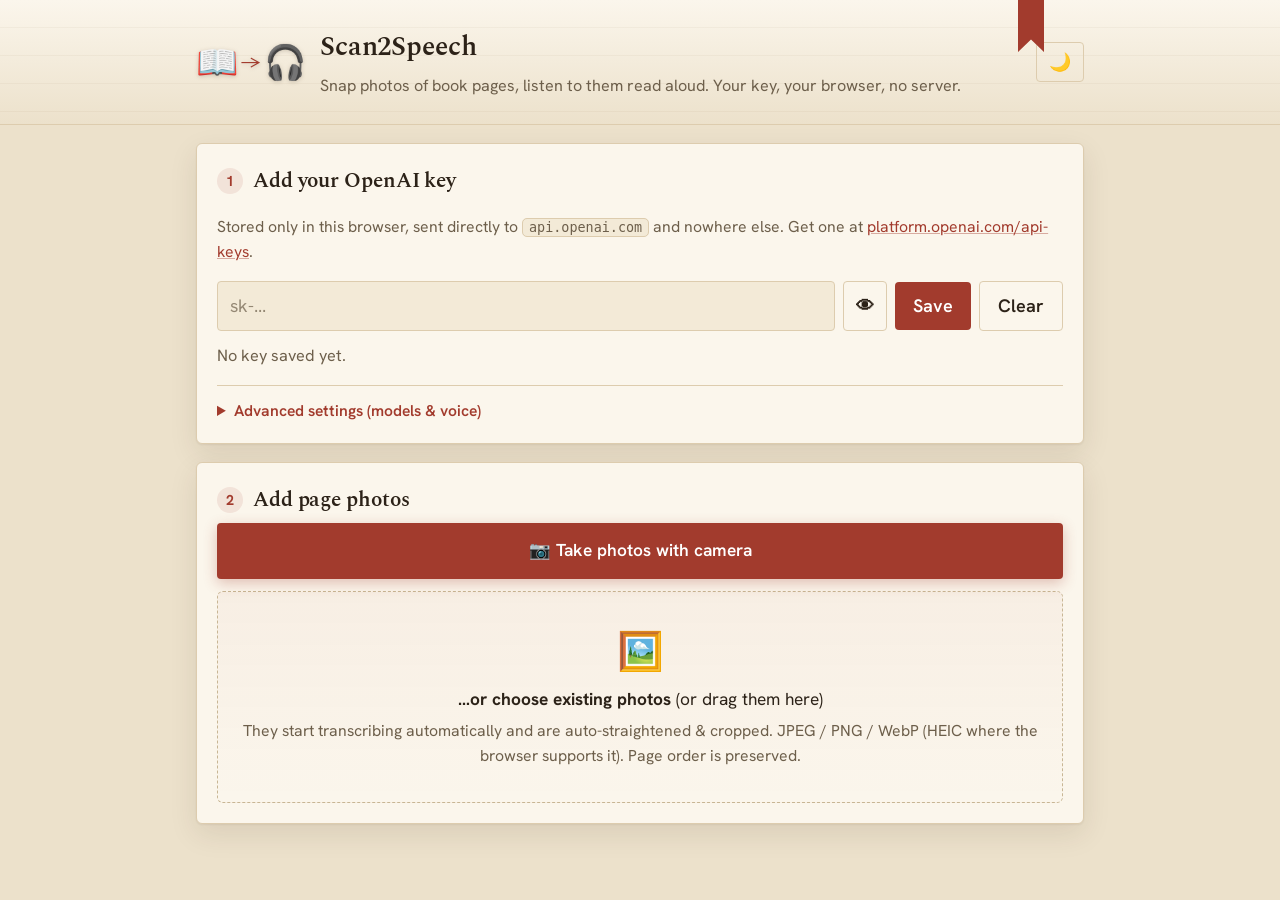
<file: index.html>
<!DOCTYPE html>
<html lang="en">
<head>
  <meta charset="UTF-8" />
  <meta name="viewport" content="width=device-width, initial-scale=1.0, viewport-fit=cover" />
  <meta name="color-scheme" content="light dark" />
  <title>Scan2Speech — photos of book pages → audio</title>
  <meta name="description" content="Turn photos of physical book pages into listenable audio with your own OpenAI API key. No server, no account — runs entirely in your browser." />
  <script>
    /* Resolve theme before paint: saved choice → else system preference. */
    (function () {
      try {
        var saved = localStorage.getItem('s2s-theme');
        var sys = matchMedia('(prefers-color-scheme: dark)').matches ? 'dark' : 'light';
        document.documentElement.setAttribute('data-theme', saved || sys);
      } catch (e) {}
    })();
  </script>
  <link rel="stylesheet" href="styles.css" />
</head>
<body>
  <header class="app-header">
    <div class="wrap header-inner">
      <div class="logo">📖<span class="logo-arrow">→</span>🎧</div>
      <div>
        <h1>Scan2Speech</h1>
        <p class="tagline">Snap photos of book pages, listen to them read aloud. Your key, your browser, no server.</p>
      </div>
      <span class="bookmark-ribbon" aria-hidden="true"></span>
      <button id="themeToggle" class="ghost icon theme-toggle" type="button" aria-label="Switch theme">🌙</button>
    </div>
  </header>

  <main class="wrap">
    <!-- ───────────────────────── API key ───────────────────────── -->
    <section class="card" id="keyCard">
      <div class="card-head">
        <span class="step">1</span>
        <h2>Add your OpenAI key</h2>
      </div>
      <p class="muted small">
        Stored only in this browser, sent directly to <code>api.openai.com</code> and nowhere else.
        Get one at <a href="https://platform.openai.com/api-keys" target="_blank" rel="noopener">platform.openai.com/api-keys</a>.
      </p>
      <div class="row">
        <input id="apiKey" type="password" placeholder="sk-..." autocomplete="off" spellcheck="false" />
        <button id="toggleKey" class="ghost icon" type="button" title="Show / hide" aria-label="Show or hide key">👁</button>
        <button id="saveKey" type="button">Save</button>
        <button id="clearKey" class="ghost" type="button">Clear</button>
      </div>
      <p id="keyStatus" class="status" aria-live="polite"></p>

      <details id="settings">
        <summary>Advanced settings (models &amp; voice)</summary>
        <div class="settings-grid">
          <label>Vision model
            <input id="visionModel" type="text" spellcheck="false" />
            <span class="hint">Any vision-capable chat model. <code>gpt-5.5</code> (default) tested most faithful on dense non-English pages; <code>gpt-4o</code>/<code>gpt-4.1</code> are good fallbacks. Avoid <code>-mini</code> (misreads).</span>
          </label>
          <label>Page language <span class="hint">(optional)</span>
            <input id="ocrLang" type="text" spellcheck="false" placeholder="e.g. Ukrainian — blank to auto-detect" />
            <span class="hint">A hint that sharpens transcription accuracy.</span>
          </label>
          <label>TTS model
            <select id="ttsModel">
              <option value="gpt-4o-mini-tts">gpt-4o-mini-tts (newest, steerable)</option>
              <option value="tts-1">tts-1 (fast)</option>
              <option value="tts-1-hd">tts-1-hd (higher quality)</option>
            </select>
            <input id="ttsModelCustom" type="text" spellcheck="false" placeholder="…or type a custom model id" />
          </label>
          <label>Voice
            <select id="voice"></select>
          </label>
          <label>Max characters per audio chunk
            <input id="maxChars" type="number" min="500" max="4000" step="100" />
            <span class="hint">Kept under the speech endpoint limit. Text is split on sentence boundaries.</span>
          </label>
          <label class="full">Voice instructions <span class="hint">(gpt-4o-mini-tts only)</span>
            <input id="ttsInstructions" type="text" placeholder="e.g. Read in a calm, clear narrator voice." />
          </label>
          <label class="full check"><input id="autoFix" type="checkbox" /> Auto-straighten &amp; crop new photos <span class="hint">(orient, deskew, trim to text)</span></label>
        </div>
      </details>
    </section>

    <!-- ───────────────────────── Upload ───────────────────────── -->
    <section class="card" id="uploadCard">
      <div class="card-head">
        <span class="step">2</span>
        <h2>Add page photos</h2>
      </div>
      <button id="cameraBtn" type="button" class="cam-open">📷 Take photos with camera</button>
      <div id="dropzone" class="dropzone" tabindex="0" role="button"
           aria-label="Add photos by clicking or dragging files here">
        <input id="fileInput" type="file" accept="image/*" multiple hidden />
        <div class="dz-inner">
          <div class="dz-icon">🖼️</div>
          <p class="dz-title"><strong>…or choose existing photos</strong> (or drag them here)</p>
          <p class="muted small">They start transcribing automatically and are auto-straightened &amp; cropped. JPEG / PNG / WebP (HEIC where the browser supports it). Page order is preserved.</p>
        </div>
      </div>
      <div class="batch-bar" id="batchActions" hidden>
        <div class="progress-track" id="progressWrap"><div class="progress-fill" id="progressFill"></div></div>
        <div class="batch-row">
          <span id="batchSummary" class="status"></span>
          <span class="batch-btns">
            <button id="generateAll" type="button">🎧 Convert all to audio</button>
            <button id="downloadAll" type="button" class="ghost">⬇ Download all</button>
            <button id="transcribeAll" type="button" class="ghost">Re-transcribe all</button>
            <button id="clearAll" type="button" class="ghost danger">Remove all</button>
          </span>
        </div>
      </div>
    </section>

    <!-- ───────────────────────── Pages ───────────────────────── -->
    <section id="pagesSection" hidden>
      <div class="card-head">
        <span class="step">3</span>
        <h2>Review &amp; listen</h2>
      </div>
      <p class="muted small">Edit any transcription before (or after) generating audio — OCR is good but not perfect. An error on one page never blocks the others.</p>
      <ol id="pages" class="pages"></ol>
    </section>

    <div class="footer-space"></div>
  </main>

  <!-- ───────────────────────── Camera ───────────────────────── -->
  <div id="cameraOverlay" class="cam" hidden>
    <video id="camVideo" class="cam-video" playsinline autoplay muted></video>
    <p id="camError" class="cam-error" hidden></p>
    <div class="cam-controls">
      <button id="camClose" type="button" class="cam-done">Done</button>
      <button id="camShutter" type="button" class="cam-shutter" aria-label="Capture photo"></button>
      <span id="camCount" class="cam-count" title="Photos captured">0</span>
    </div>
  </div>

  <!-- ───────────────────────── Player ───────────────────────── -->
  <div id="playerBar" class="player" hidden>
    <div class="wrap player-inner">
      <button id="pBigPlay" class="big-play" type="button" title="Play / pause">▶</button>
      <div class="player-mid">
        <div id="pNow" class="p-now">Nothing playing</div>
        <input id="pSeek" class="seek" type="range" min="0" max="1000" value="0" step="1" aria-label="Seek within current segment" />
        <div class="p-times"><span id="pCur">0:00</span><span id="pDur">0:00</span></div>
      </div>
      <div class="player-ctrls">
        <button id="pPrev" class="ghost icon" type="button" title="Previous segment">⏮</button>
        <button id="pNext" class="ghost icon" type="button" title="Next segment">⏭</button>
        <select id="pSpeed" class="speed" title="Playback speed">
          <option value="0.75">0.75×</option>
          <option value="1" selected>1×</option>
          <option value="1.25">1.25×</option>
          <option value="1.5">1.5×</option>
          <option value="1.75">1.75×</option>
          <option value="2">2×</option>
        </select>
      </div>
    </div>
  </div>

  <audio id="audio" preload="auto"></audio>
  <div id="toast" class="toast" aria-live="assertive" hidden></div>

  <script>
    /* Day/night toggle — flips <html data-theme>, persists the choice. */
    (function () {
      var btn = document.getElementById('themeToggle');
      if (!btn) return;
      var root = document.documentElement;
      function sync() {
        var dark = root.getAttribute('data-theme') === 'dark';
        btn.textContent = dark ? '\u2600\uFE0F' : '\uD83C\uDF19';
        var label = dark ? 'Switch to day reading' : 'Switch to night reading';
        btn.setAttribute('aria-label', label);
        btn.title = label;
      }
      sync();
      btn.addEventListener('click', function () {
        var next = root.getAttribute('data-theme') === 'dark' ? 'light' : 'dark';
        root.setAttribute('data-theme', next);
        try { localStorage.setItem('s2s-theme', next); } catch (e) {}
        sync();
      });
    })();
  </script>
  <script src="app.js"></script>
</body>
</html>
</file>
<file: styles.css>
/* ============================================================
   Scan2Speech — paper-book theme
   Drop-in replacement for styles.css. Same selectors as the
   original; restyled to feel like reading a paper book.

   THEME MODEL — explicit day/night toggle:
   • Theming keys off  <html data-theme="light|dark">.
   • A tiny inline script in index.html sets that attribute before
     paint — from the saved choice, else the system preference —
     so there's no flash and the in-app toggle can override it.
   • Day reading is the default; night reading is the dark block.

   Bookmark-ribbon red accent; Spectral serif for reading, Hanken
   Grotesk for UI. Fonts + ribbon are pure CSS — no markup needed
   beyond the toggle button.
   ============================================================ */

@import url('https://fonts.googleapis.com/css2?family=Hanken+Grotesk:wght@400;500;600;700&family=Spectral:ital,wght@0,400;0,500;0,600;0,700;1,400;1,500&display=swap');

:root {
  color-scheme: light;

  /* Paper surfaces (day reading) */
  --bg: #ece1cb;      /* tan desk — page */
  --bg-2: #f3ead7;    /* inset fields */
  --card: #fbf6ec;    /* paper sheet */
  --line: #ddccae;    /* hairline rule */
  --line-2: #c8b694;  /* stronger rule */
  --fg: #2c2218;      /* warm ink text */
  --muted: #6d5f4b;

  /* Bookmark-ribbon accent + library status colors */
  --accent: #a23b2d;
  --accent-2: #87291d;
  --accent-soft: rgba(162, 59, 45, 0.10);
  --good: #4f7a4d;    /* clothbound green — audio ready */
  --warn: #bd8a3c;    /* sepia ochre — in-progress */
  --bad: #b23a2e;     /* brick red — error */
  --ink-blue: #3a567e;/* fountain-pen ink — transcribed */

  --radius: 6px;
  --radius-sm: 4px;
  --maxw: 920px;
  --shadow: 0 1px 2px rgba(58, 42, 22, 0.06), 0 10px 28px rgba(58, 42, 22, 0.10);

  --font-serif: "Spectral", Georgia, "Iowan Old Style", "Times New Roman", serif;
  --font-sans: "Hanken Grotesk", system-ui, -apple-system, "Segoe UI", Roboto, sans-serif;
}

/* ── night reading (candle-lit sepia) — explicit or resolved-from-system ── */
:root[data-theme="dark"] {
  color-scheme: dark;
  --bg: #1c1711; --bg-2: #18130d; --card: #2a231b; --line: #3c3225; --line-2: #51442f;
  --fg: #ece0cc; --muted: #a89880;
  --accent: #cc5a46; --accent-2: #b2402e; --accent-soft: rgba(204, 90, 70, 0.15);
  --good: #7bb07a; --warn: #d9a857; --bad: #e0705f; --ink-blue: #8aa6d0;
  --shadow: 0 1px 2px rgba(0, 0, 0, 0.30), 0 12px 30px rgba(0, 0, 0, 0.42);
}

* { box-sizing: border-box; }

/* The hidden attribute must always win over component display rules
 * (e.g. .cam/.player set display, which would otherwise override it). */
[hidden] { display: none !important; }

html, body {
  margin: 0;
  padding: 0;
  background: var(--bg);
  color: var(--fg);
  font: 1.0625rem/1.6 var(--font-sans);
  -webkit-font-smoothing: antialiased;
}

.wrap { max-width: var(--maxw); margin: 0 auto; padding: 0 16px; }
a { color: var(--accent); text-decoration-color: rgba(162, 59, 45, 0.4); }
:root[data-theme="dark"] a { text-decoration-color: rgba(204, 90, 70, 0.45); }

code {
  background: var(--bg-2);
  border: 1px solid var(--line);
  padding: 1px 6px;
  border-radius: 5px;
  font-size: 0.85em;
  font-family: ui-monospace, SFMono-Regular, "SF Mono", Menlo, Consolas, monospace;
}

.muted { color: var(--muted); }
.small { font-size: 0.875em; }

/* ── header ── */
.app-header {
  border-bottom: 1px solid var(--line);
  background:
    repeating-linear-gradient(180deg, transparent 0 27px, rgba(120, 90, 50, 0.05) 27px 28px),
    linear-gradient(180deg, var(--card), var(--bg));
  padding: 26px 0;
}
.header-inner { position: relative; display: flex; align-items: center; gap: 14px; }
/* bookmark ribbon hanging from the header's top edge, just left of the toggle */
.bookmark-ribbon {
  position: absolute; top: -26px; right: 56px;
  width: 26px; height: 52px;
  background: var(--accent);
  clip-path: polygon(0 0, 100% 0, 100% 100%, 50% 76%, 0 100%);
  box-shadow: 0 4px 8px rgba(58, 42, 22, 0.22);
  pointer-events: none;
}
.logo { font-size: 2rem; display: flex; align-items: center; gap: 2px; filter: drop-shadow(0 1px 2px rgba(58, 42, 22, 0.2)); }
.logo-arrow { font-size: 1.05rem; color: var(--accent); margin: 0 1px; }
.app-header h1 { margin: 0; font-family: var(--font-serif); font-weight: 600; font-size: 1.6rem; letter-spacing: -0.005em; }
.tagline { margin: 3px 0 0; color: var(--muted); font-size: 0.95rem; }

/* day/night toggle button (pushed to the far right of the header row) */
.theme-toggle { margin-left: auto; align-self: center; font-size: 1.05rem; line-height: 1; }

/* ── layout ── */
main { padding-bottom: 132px; }
.card { margin-top: 18px; }
.card {
  background: var(--card);
  border: 1px solid var(--line);
  border-radius: var(--radius);
  padding: 20px;
  box-shadow: var(--shadow);
}
.card-head { display: flex; align-items: center; gap: 10px; margin-bottom: 6px; }
.card-head h2, #pagesSection h2 { margin: 0; font-family: var(--font-serif); font-weight: 600; font-size: 1.25rem; letter-spacing: -0.005em; }
.step {
  display: inline-grid; place-items: center;
  width: 26px; height: 26px; flex: 0 0 auto;
  border-radius: 50%;
  background: var(--accent-soft); color: var(--accent);
  font-size: 0.85rem; font-weight: 700;
}
#pagesSection { margin-top: 26px; }
#pagesSection .card-head { margin-bottom: 6px; }

/* ── forms ── */
input[type=text], input[type=password], input[type=number], select, textarea {
  background: var(--bg-2);
  color: var(--fg);
  border: 1px solid var(--line);
  border-radius: var(--radius-sm);
  padding: 10px 12px;
  font: inherit;
  width: 100%;
  transition: border-color .15s, box-shadow .15s;
}
input::placeholder, textarea::placeholder { color: var(--muted); opacity: 0.7; }
input:focus, select:focus, textarea:focus {
  outline: none;
  border-color: var(--accent);
  box-shadow: 0 0 0 3px var(--accent-soft);
}
button:focus-visible, .dropzone:focus-visible { outline: 2px solid var(--accent); outline-offset: 2px; }

.row { display: flex; gap: 8px; align-items: center; flex-wrap: wrap; margin-top: 12px; }
.row input[type=password], .row input[type=text] { flex: 1 1 220px; }

button {
  background: var(--accent);
  color: #fff;
  border: 0;
  border-radius: var(--radius-sm);
  padding: 10px 18px;
  font: inherit;
  font-weight: 600;
  cursor: pointer;
  white-space: nowrap;
  transition: background .15s, transform .05s, opacity .15s;
}
button:hover { background: var(--accent-2); }
button:active { transform: translateY(1px); }
button:disabled { opacity: 0.4; cursor: not-allowed; }
button.ghost { background: transparent; color: var(--fg); border: 1px solid var(--line); }
button.ghost:hover { background: var(--bg-2); border-color: var(--line-2); }
button.ghost.danger { color: var(--bad); border-color: rgba(178, 58, 46, 0.45); }
button.ghost.danger:hover { background: rgba(178, 58, 46, 0.08); }
button.icon { padding: 10px 12px; }

.status { margin: 12px 0 0; min-height: 1.2em; font-size: 0.9em; color: var(--muted); }
.status.ok { color: var(--good); }
.status.err { color: var(--bad); }

/* ── settings ── */
details#settings { margin-top: 16px; border-top: 1px solid var(--line); padding-top: 12px; }
summary { cursor: pointer; color: var(--accent); user-select: none; font-size: 0.92rem; font-weight: 600; }
.settings-grid { display: grid; grid-template-columns: 1fr 1fr; gap: 16px; margin-top: 16px; }
.settings-grid label { display: flex; flex-direction: column; gap: 6px; font-size: 0.9em; color: var(--muted); }
.settings-grid label.full { grid-column: 1 / -1; }
.settings-grid .hint { font-size: 0.8em; color: var(--muted); opacity: 0.85; }
#ttsModelCustom { margin-top: 6px; }

/* ── dropzone ── */
.dropzone {
  border: 1.5px dashed var(--line-2);
  border-radius: var(--radius);
  padding: 30px 16px;
  text-align: center;
  cursor: pointer;
  transition: border-color .15s, background .15s, transform .1s;
  background: linear-gradient(180deg, rgba(162, 59, 45, 0.04), transparent);
}
.dropzone:hover, .dropzone.drag {
  border-color: var(--accent);
  background: var(--accent-soft);
}
.dropzone.drag { transform: scale(1.005); }
.dz-icon { font-size: 2.2rem; }
.dz-title { margin: 8px 0 4px; font-size: 1.02rem; }
.dz-inner p { margin: 4px 0; }

/* ── camera ── */
.cam-open {
  width: 100%;
  padding: 14px;
  font-size: 1.02rem;
  margin-bottom: 12px;
  box-shadow: 0 4px 14px rgba(162, 59, 45, 0.30);
}
.check { flex-direction: row !important; align-items: center; gap: 8px !important; color: var(--fg) !important; }
.check input { width: auto; }
.act-sep { width: 1px; align-self: stretch; background: var(--line); margin: 0 2px; }
.page-actions .icon { padding: 7px 10px; font-size: 1rem; line-height: 1; }

.cam {
  position: fixed; inset: 0; z-index: 100;
  background: #000;
  display: flex; flex-direction: column; align-items: center; justify-content: center;
}
.cam-video { width: 100%; height: 100%; object-fit: contain; }
.cam-error {
  position: absolute; top: 16px; left: 16px; right: 16px;
  background: rgba(40, 20, 24, 0.92); color: #fff;
  border: 1px solid var(--bad); border-radius: 12px; padding: 12px 14px;
  font-size: 0.9rem;
}
.cam-controls {
  position: absolute; left: 0; right: 0; bottom: 0;
  display: flex; align-items: center; justify-content: center; gap: 28px;
  padding: 20px 20px calc(28px + env(safe-area-inset-bottom));
  background: linear-gradient(180deg, transparent, rgba(0, 0, 0, 0.55));
}
.cam-done {
  background: rgba(255, 255, 255, 0.16); color: #fff;
  border: 1px solid rgba(255, 255, 255, 0.3);
  padding: 10px 18px; border-radius: 999px;
}
.cam-done:hover { background: rgba(255, 255, 255, 0.26); }
.cam-shutter {
  width: 74px; height: 74px; border-radius: 50%; padding: 0;
  background: #fff; border: 4px solid rgba(255, 255, 255, 0.55);
  box-shadow: 0 0 0 2px rgba(0, 0, 0, 0.3);
  transition: transform .1s;
}
.cam-shutter:hover { background: #fff; }
.cam-shutter:active, .cam-shutter.flash { transform: scale(0.9); }
.cam-count {
  min-width: 40px; text-align: center; color: #fff; font-weight: 700; font-size: 1.1rem;
  background: rgba(255, 255, 255, 0.16); border-radius: 999px; padding: 6px 10px;
}

/* ── batch bar ── */
.batch-bar { margin-top: 16px; }
.progress-track {
  height: 6px;
  border-radius: 999px;
  background: var(--bg-2);
  overflow: hidden;
  border: 1px solid var(--line);
}
.progress-fill {
  height: 100%;
  width: 0%;
  border-radius: 999px;
  background: linear-gradient(90deg, var(--warn), var(--accent));
  transition: width .35s ease;
}
.batch-row { display: flex; align-items: center; gap: 12px; flex-wrap: wrap; margin-top: 10px; }
.batch-row .status { margin: 0; flex: 1 1 auto; }
.batch-btns { display: flex; gap: 8px; flex-wrap: wrap; }
.batch-btns button { padding: 8px 14px; font-size: 0.92em; }

/* ── pages ── */
.pages { list-style: none; margin: 16px 0 0; padding: 0; display: flex; flex-direction: column; gap: 14px; }
.page {
  display: grid;
  grid-template-columns: 92px 1fr;
  gap: 16px;
  background: var(--card);
  border: 1px solid var(--line);
  border-radius: var(--radius);
  padding: 16px;
  box-shadow: var(--shadow);
  transition: border-color .2s, box-shadow .2s;
}
.page.playing { border-color: var(--accent); box-shadow: 0 0 0 1px var(--accent), 0 0 0 5px var(--accent-soft); }
.page .thumb {
  width: 92px; height: 124px;
  object-fit: cover;
  border-radius: var(--radius-sm);
  background: var(--bg-2);
  border: 1px solid var(--line);
  display: block;
}
.thumb-link {
  position: relative;
  display: block;
  width: 92px; height: 124px;
  border-radius: var(--radius-sm);
  overflow: hidden;
  cursor: zoom-in;
}
.thumb-link .thumb { width: 100%; height: 100%; border-radius: 0; transition: transform .2s, filter .2s; }
.thumb-link:hover .thumb, .thumb-link:focus-visible .thumb { transform: scale(1.06); filter: brightness(1.05); }
.thumb-zoom {
  position: absolute; right: 4px; bottom: 4px;
  width: 20px; height: 20px;
  display: grid; place-items: center;
  font-size: 0.7rem; color: #fff;
  background: rgba(44, 34, 24, 0.6);
  border-radius: 6px;
  opacity: 0; transition: opacity .15s;
  pointer-events: none;
}
.thumb-link:hover .thumb-zoom, .thumb-link:focus-visible .thumb-zoom { opacity: 1; }
.page-body { min-width: 0; }
.page-head { display: flex; align-items: center; gap: 10px; flex-wrap: wrap; }
.page-num { font-weight: 700; font-size: 0.98rem; }
.page-name { color: var(--muted); font-size: 0.82em; overflow: hidden; text-overflow: ellipsis; white-space: nowrap; max-width: 38%; }

.badge {
  font-size: 0.74em;
  font-weight: 600;
  letter-spacing: 0.02em;
  padding: 3px 10px;
  border-radius: 999px;
  border: 1px solid var(--line);
  color: var(--muted);
  white-space: nowrap;
  display: inline-flex; align-items: center; gap: 5px;
}
.badge.b-transcribing, .badge.b-generating { color: var(--warn); border-color: rgba(189, 138, 60, 0.45); background: rgba(189, 138, 60, 0.13); }
.badge.b-transcribed { color: var(--ink-blue); border-color: rgba(58, 86, 126, 0.40); background: rgba(58, 86, 126, 0.12); }
.badge.b-audio { color: var(--good); border-color: rgba(79, 122, 77, 0.42); background: rgba(79, 122, 77, 0.13); }
.badge.b-error { color: var(--bad); border-color: rgba(178, 58, 46, 0.42); background: rgba(178, 58, 46, 0.10); }
:root[data-theme="dark"] .badge.b-transcribing, :root[data-theme="dark"] .badge.b-generating { background: rgba(217, 168, 87, 0.14); }
:root[data-theme="dark"] .badge.b-transcribed { background: rgba(138, 166, 208, 0.14); }
:root[data-theme="dark"] .badge.b-audio { background: rgba(123, 176, 122, 0.14); }
:root[data-theme="dark"] .badge.b-error { background: rgba(224, 112, 95, 0.14); }

/* transcribed pages read in serif, like a book */
.page textarea { margin-top: 12px; min-height: 110px; resize: vertical; font-family: var(--font-serif); font-size: 1.0625rem; line-height: 1.75; padding: 12px 14px; }
.page-actions { display: flex; gap: 8px; flex-wrap: wrap; margin-top: 12px; align-items: center; }
.page-actions button { padding: 7px 13px; font-size: 0.86em; }
.page-err { color: var(--bad); font-size: 0.85em; margin-top: 10px; background: rgba(178, 58, 46, 0.07); border: 1px solid rgba(178, 58, 46, 0.42); border-radius: var(--radius-sm); padding: 8px 10px; }
.chips { font-size: 0.78em; color: var(--muted); }
.spinner {
  width: 12px; height: 12px; border-radius: 50%;
  border: 2px solid rgba(120, 90, 50, 0.2); border-top-color: currentColor;
  display: inline-block; animation: spin .7s linear infinite;
}
@keyframes spin { to { transform: rotate(360deg); } }

/* ── player ── */
.player {
  position: fixed; left: 0; right: 0; bottom: 0;
  background: rgba(251, 246, 236, 0.90);
  border-top: 1px solid var(--line);
  backdrop-filter: blur(8px); -webkit-backdrop-filter: blur(8px);
  padding: 12px 0 calc(12px + env(safe-area-inset-bottom));
  z-index: 50;
  box-shadow: 0 -6px 22px rgba(58, 42, 22, 0.14);
}
:root[data-theme="dark"] .player { background: rgba(42, 35, 27, 0.92); }
.player-inner { display: flex; align-items: center; gap: 14px; }
.big-play {
  width: 56px; height: 56px; border-radius: 50%;
  font-size: 1.25rem; padding: 0; flex: 0 0 auto;
  box-shadow: 0 4px 14px rgba(162, 59, 45, 0.3);
}
.player-mid { flex: 1 1 auto; min-width: 0; }
.p-now { font-size: 0.86em; color: var(--fg); white-space: nowrap; overflow: hidden; text-overflow: ellipsis; font-weight: 500; }
.seek { width: 100%; margin: 6px 0 0; accent-color: var(--accent); height: 4px; }
.p-times { display: flex; justify-content: space-between; font-size: 0.72em; color: var(--muted); margin-top: 2px; }
.player-ctrls { display: flex; align-items: center; gap: 6px; flex: 0 0 auto; }
.player-ctrls .icon { padding: 9px 11px; }
.speed { width: auto; padding: 8px 8px; }

/* ── toast ── */
.toast {
  position: fixed; left: 50%; bottom: 104px; transform: translateX(-50%);
  background: #fffdf6; color: var(--fg);
  border: 1px solid var(--line-2);
  padding: 11px 18px; border-radius: 10px;
  max-width: 90%; z-index: 60; box-shadow: 0 10px 30px rgba(40, 28, 14, 0.22);
  font-size: 0.92em;
  animation: toast-in .2s ease;
}
:root[data-theme="dark"] .toast { background: #322a20; }
@keyframes toast-in { from { opacity: 0; transform: translate(-50%, 8px); } }

.footer-space { height: 12px; }

/* ── responsive ── */
@media (max-width: 560px) {
  .settings-grid { grid-template-columns: 1fr; }
  .page { grid-template-columns: 60px 1fr; gap: 12px; padding: 13px; }
  .page .thumb, .thumb-link { width: 60px; height: 82px; }
  .batch-row .status { flex-basis: 100%; }
  .player-ctrls .icon { padding: 9px; }
  .speed { padding: 8px 4px; }
  .app-header h1 { font-size: 1.4rem; }
  .bookmark-ribbon { right: 52px; }
}
</file>
